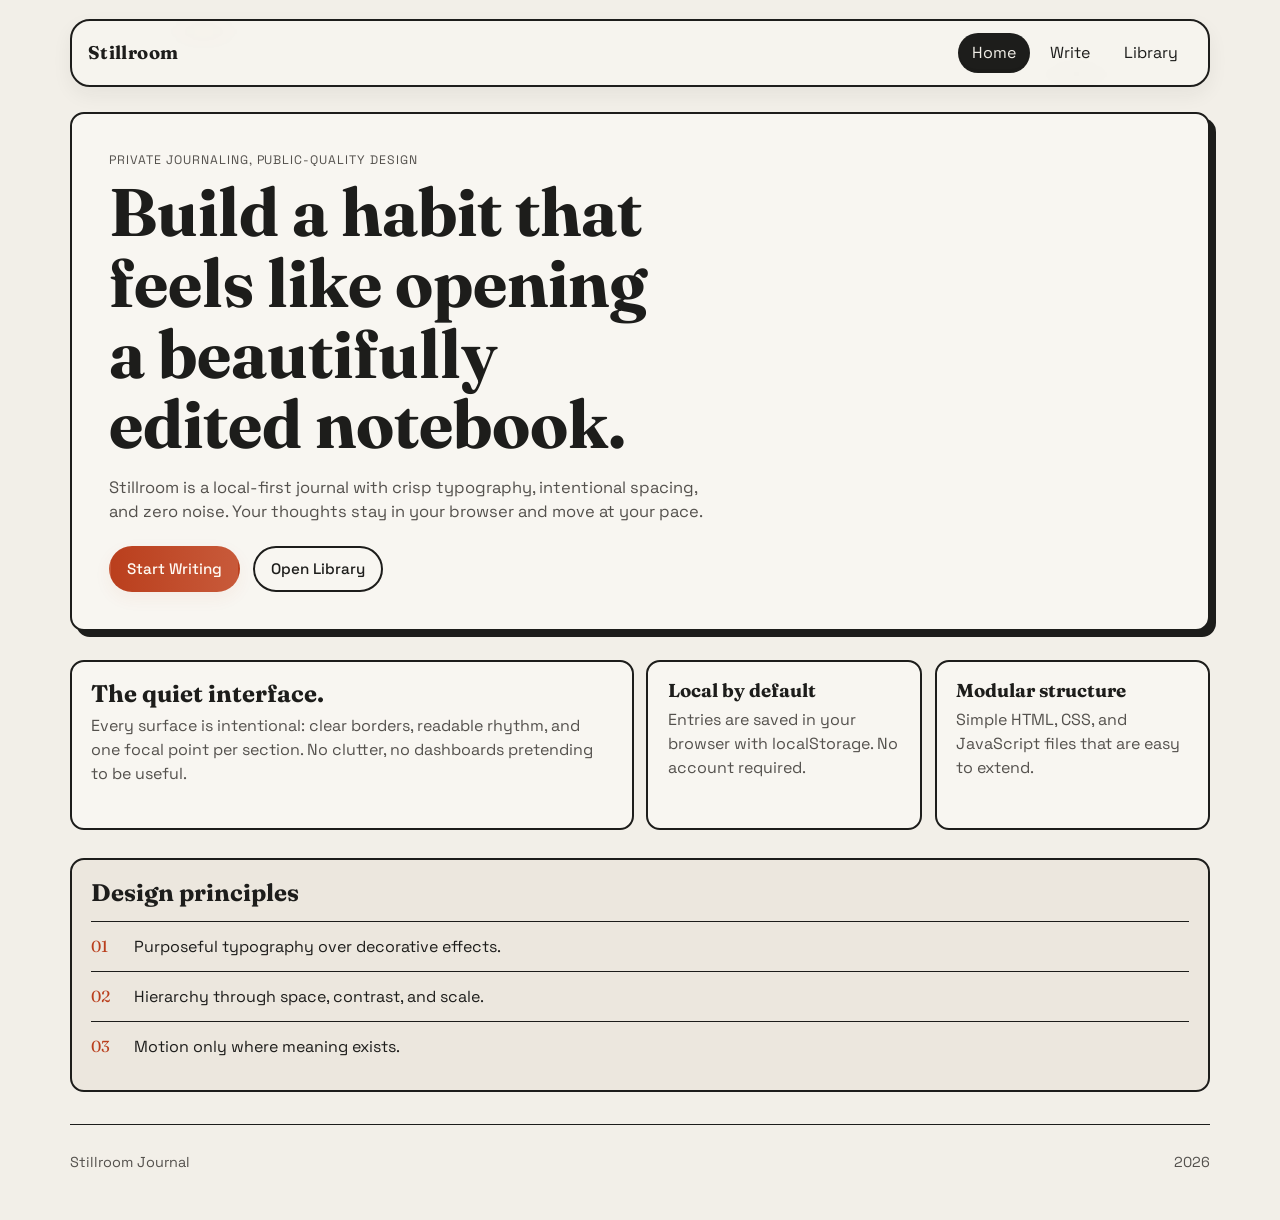
<file: index.html>
<!DOCTYPE html>
<html lang="en">
  <head>
    <meta charset="UTF-8" />
    <meta name="viewport" content="width=device-width, initial-scale=1.0" />
    <title>Stillroom Journal</title>
    <link rel="preconnect" href="https://fonts.googleapis.com" />
    <link rel="preconnect" href="https://fonts.gstatic.com" crossorigin />
    <link
      href="https://fonts.googleapis.com/css2?family=Fraunces:opsz,wght@9..144,300;9..144,500;9..144,700&family=Space+Grotesk:wght@300;400;500;700&display=swap"
      rel="stylesheet"
    />
    <link rel="stylesheet" href="assets/css/style.css" />
  </head>
  <body>
    <div class="page-shell">
      <header class="site-header">
        <a class="brand" href="index.html">Stillroom</a>
        <nav class="site-nav" aria-label="Primary">
          <a href="index.html" data-nav="home">Home</a>
          <a href="write.html" data-nav="write">Write</a>
          <a href="library.html" data-nav="library">Library</a>
        </nav>
      </header>

      <main>
        <section class="hero">
          <p class="eyebrow">Private journaling, public-quality design</p>
          <h1>Build a habit that feels like opening a beautifully edited notebook.</h1>
          <p class="hero-copy">
            Stillroom is a local-first journal with crisp typography, intentional spacing,
            and zero noise. Your thoughts stay in your browser and move at your pace.
          </p>
          <div class="hero-actions">
            <a class="btn btn-primary" href="write.html">Start Writing</a>
            <a class="btn btn-outline" href="library.html">Open Library</a>
          </div>
        </section>

        <section class="split-grid">
          <article class="panel panel-large">
            <h2>The quiet interface.</h2>
            <p>
              Every surface is intentional: clear borders, readable rhythm, and one focal
              point per section. No clutter, no dashboards pretending to be useful.
            </p>
          </article>
          <article class="panel">
            <h3>Local by default</h3>
            <p>Entries are saved in your browser with localStorage. No account required.</p>
          </article>
          <article class="panel">
            <h3>Modular structure</h3>
            <p>Simple HTML, CSS, and JavaScript files that are easy to extend.</p>
          </article>
        </section>

        <section class="manifesto">
          <h2>Design principles</h2>
          <div class="manifesto-list">
            <p><span>01</span>Purposeful typography over decorative effects.</p>
            <p><span>02</span>Hierarchy through space, contrast, and scale.</p>
            <p><span>03</span>Motion only where meaning exists.</p>
          </div>
        </section>
      </main>

      <footer class="site-footer">
        <p>Stillroom Journal</p>
        <p id="yearStamp"></p>
      </footer>
    </div>
    <script src="assets/js/base.js"></script>
  </body>
</html>
</file>
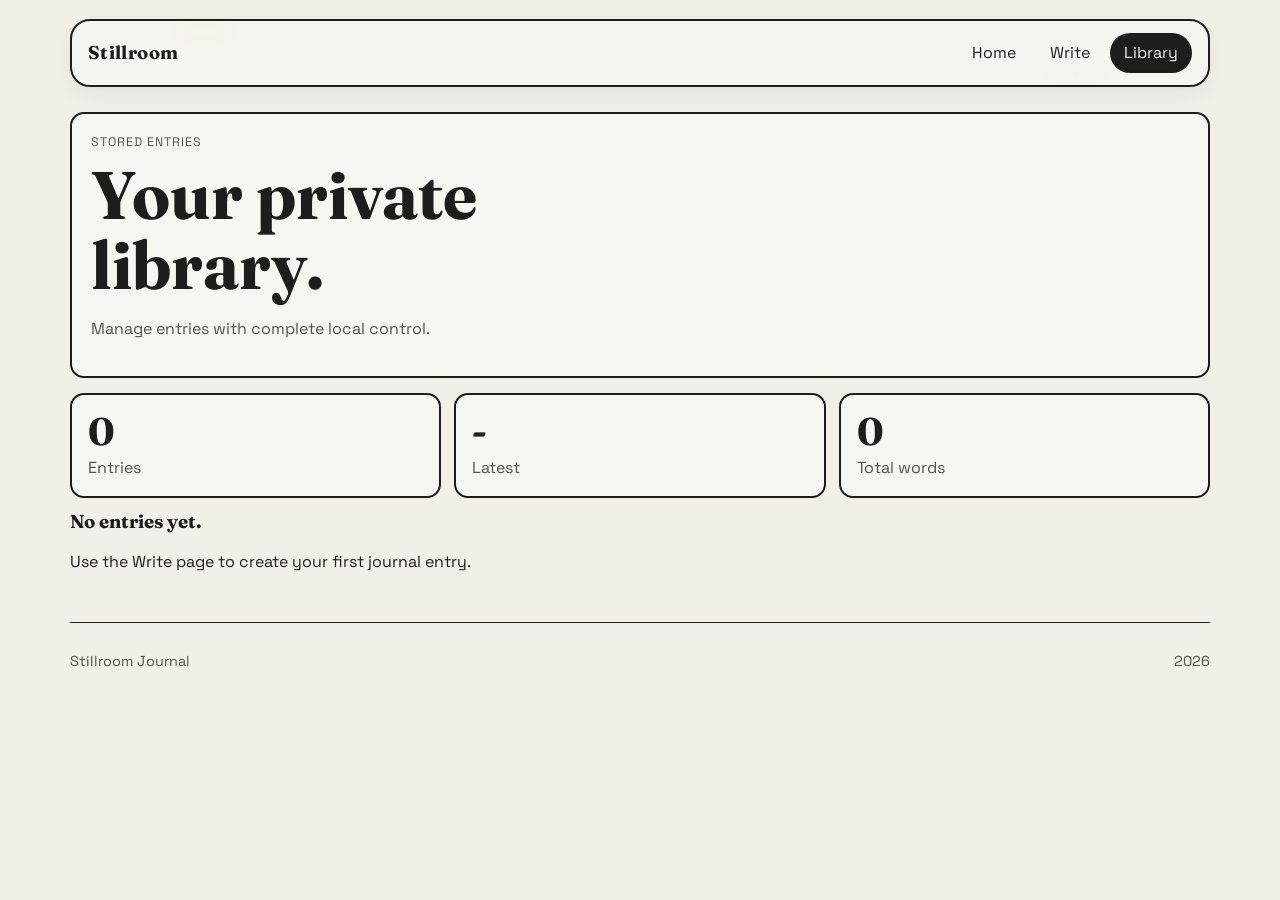
<file: library.html>
<!DOCTYPE html>
<html lang="en">
  <head>
    <meta charset="UTF-8" />
    <meta name="viewport" content="width=device-width, initial-scale=1.0" />
    <title>Your Library | Stillroom</title>
    <link rel="preconnect" href="https://fonts.googleapis.com" />
    <link rel="preconnect" href="https://fonts.gstatic.com" crossorigin />
    <link
      href="https://fonts.googleapis.com/css2?family=Fraunces:opsz,wght@9..144,300;9..144,500;9..144,700&family=Space+Grotesk:wght@300;400;500;700&display=swap"
      rel="stylesheet"
    />
    <link rel="stylesheet" href="assets/css/style.css" />
  </head>
  <body>
    <div class="page-shell">
      <header class="site-header">
        <a class="brand" href="index.html">Stillroom</a>
        <nav class="site-nav" aria-label="Primary">
          <a href="index.html" data-nav="home">Home</a>
          <a href="write.html" data-nav="write">Write</a>
          <a href="library.html" data-nav="library">Library</a>
        </nav>
      </header>

      <main class="library-layout">
        <section class="library-header">
          <p class="eyebrow">Stored entries</p>
          <h1>Your private library.</h1>
          <p>
            Manage entries with complete local control.
          </p>
        </section>

        <section class="stats" aria-label="Journal summary">
          <article>
            <h2 id="entryCount">0</h2>
            <p>Entries</p>
          </article>
          <article>
            <h2 id="latestDate">-</h2>
            <p>Latest</p>
          </article>
          <article>
            <h2 id="totalWords">0</h2>
            <p>Total words</p>
          </article>
        </section>

        <section id="entriesList" class="entries-list" aria-live="polite"></section>
      </main>

      <footer class="site-footer">
        <p>Stillroom Journal</p>
        <p id="yearStamp"></p>
      </footer>
    </div>
    <script src="assets/js/base.js"></script>
    <script src="assets/js/library.js"></script>
  </body>
</html>
</file>
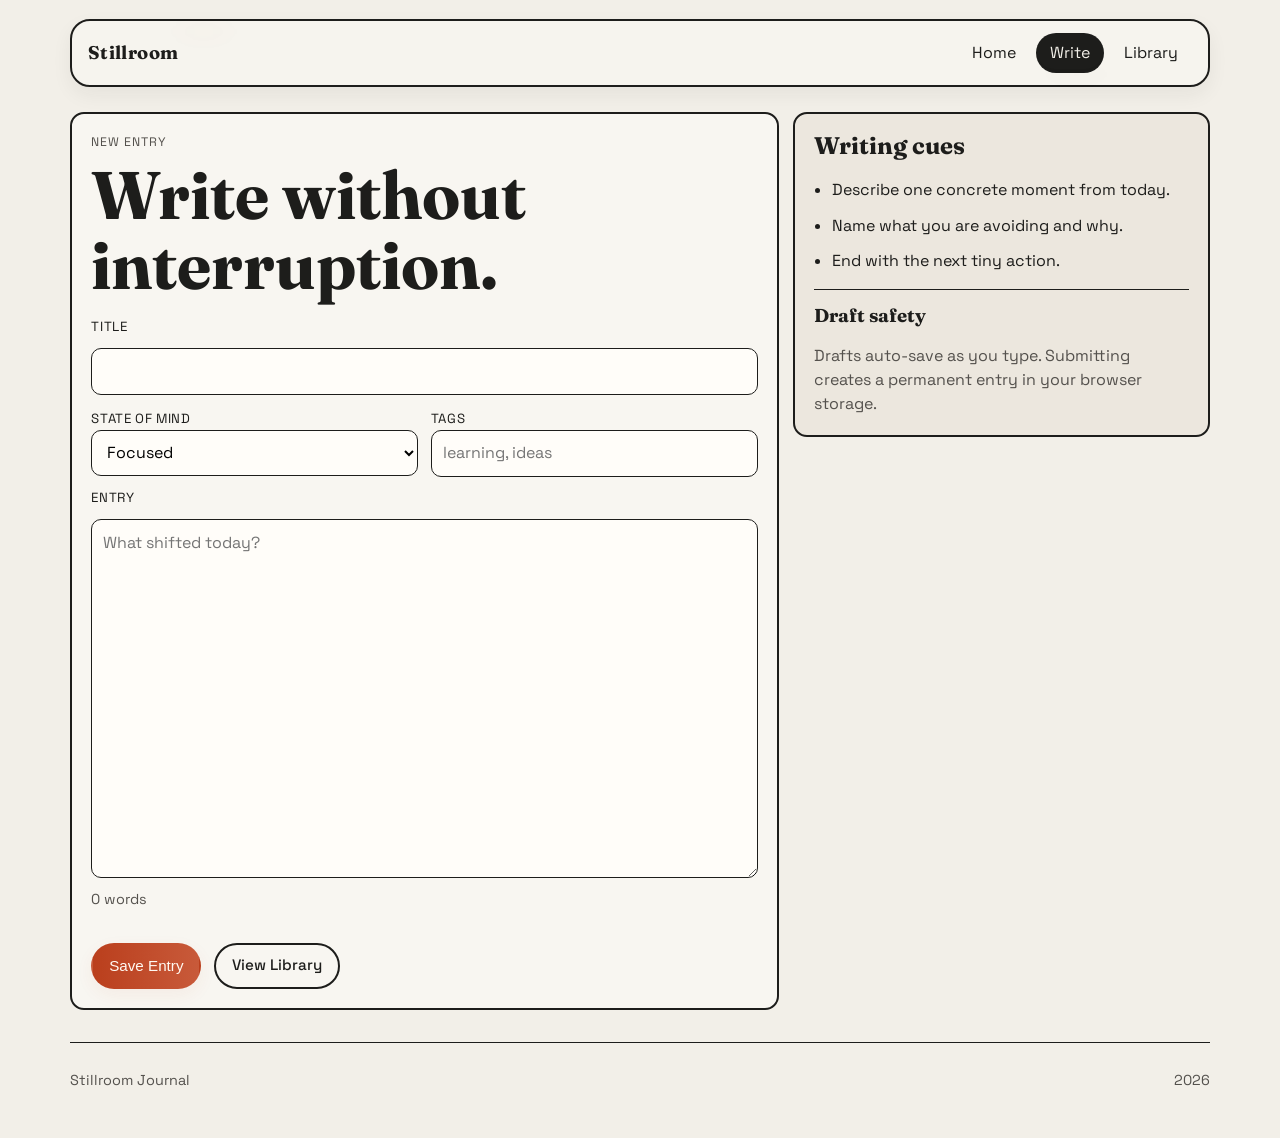
<file: write.html>
<!DOCTYPE html>
<html lang="en">
  <head>
    <meta charset="UTF-8" />
    <meta name="viewport" content="width=device-width, initial-scale=1.0" />
    <title>Write Entry | Stillroom</title>
    <link rel="preconnect" href="https://fonts.googleapis.com" />
    <link rel="preconnect" href="https://fonts.gstatic.com" crossorigin />
    <link
      href="https://fonts.googleapis.com/css2?family=Fraunces:opsz,wght@9..144,300;9..144,500;9..144,700&family=Space+Grotesk:wght@300;400;500;700&display=swap"
      rel="stylesheet"
    />
    <link rel="stylesheet" href="assets/css/style.css" />
  </head>
  <body>
    <div class="page-shell">
      <header class="site-header">
        <a class="brand" href="index.html">Stillroom</a>
        <nav class="site-nav" aria-label="Primary">
          <a href="index.html" data-nav="home">Home</a>
          <a href="write.html" data-nav="write">Write</a>
          <a href="library.html" data-nav="library">Library</a>
        </nav>
      </header>

      <main class="compose-layout">
        <section class="compose-panel">
          <p class="eyebrow">New entry</p>
          <h1>Write without interruption.</h1>
          <form id="journalForm" class="journal-form" novalidate>
            <label for="entryTitle">Title</label>
            <input id="entryTitle" name="title" type="text" maxlength="80" required />

            <div class="inline-fields">
              <div>
                <label for="entryMood">State of mind</label>
                <select id="entryMood" name="mood">
                  <option value="Focused">Focused</option>
                  <option value="Calm">Calm</option>
                  <option value="Messy">Messy</option>
                  <option value="Restless">Restless</option>
                  <option value="Hopeful">Hopeful</option>
                </select>
              </div>
              <div>
                <label for="entryTags">Tags</label>
                <input id="entryTags" name="tags" type="text" placeholder="learning, ideas" />
              </div>
            </div>

            <label for="entryBody">Entry</label>
            <textarea
              id="entryBody"
              name="body"
              rows="14"
              required
              placeholder="What shifted today?"
            ></textarea>

            <div class="form-meta">
              <p id="wordCount">0 words</p>
              <p id="saveMessage" aria-live="polite"></p>
            </div>

            <div class="hero-actions">
              <button class="btn btn-primary" type="submit">Save Entry</button>
              <a class="btn btn-outline" href="library.html">View Library</a>
            </div>
          </form>
        </section>

        <aside class="side-notes">
          <h2>Writing cues</h2>
          <ul>
            <li>Describe one concrete moment from today.</li>
            <li>Name what you are avoiding and why.</li>
            <li>End with the next tiny action.</li>
          </ul>
          <div class="note-block">
            <h3>Draft safety</h3>
            <p>
              Drafts auto-save as you type. Submitting creates a permanent entry in your
              browser storage.
            </p>
          </div>
        </aside>
      </main>

      <footer class="site-footer">
        <p>Stillroom Journal</p>
        <p id="yearStamp"></p>
      </footer>
    </div>
    <script src="assets/js/base.js"></script>
    <script src="assets/js/compose.js"></script>
  </body>
</html>
</file>
<file: assets/css/style.css>
:root {
  --paper: #f2efe8;
  --ink: #1d1d1b;
  --muted-ink: #54514d;
  --line: #1d1d1b;
  --card: #f8f6f1;
  --accent: #ba3f1d;
  --accent-soft: #e8d4c8;
  --max-width: 1140px;
  --radius: 14px;
  --shadow-hard: 6px 6px 0 #1d1d1b;
  --glass: rgba(255,255,255,0.6);
  --glass-border: rgba(29,29,27,0.07);
  --muted-shadow: rgba(29,29,27,0.06);
  --transition: 220ms cubic-bezier(.2,.9,.2,1);
  --bg-1: linear-gradient(120deg, rgba(234,220,210,0.18), transparent 40%);
  --bg-2: linear-gradient(220deg, rgba(186,63,29,0.03), transparent 35%);
  --bg-anim-duration: 18s;
}

* {
  box-sizing: border-box;
}

html,
body {
  margin: 0;
  padding: 0;
}

body {
  background-color: var(--paper);
  background-image: var(--paper-fiber), var(--bg-1), var(--bg-2), radial-gradient(circle at 10% 10%, rgba(186,63,29,0.02), transparent 6%), radial-gradient(circle at 90% 90%, rgba(29,29,27,0.01), transparent 8%);
  background-blend-mode: multiply, overlay, normal, normal, normal;
  color: var(--ink);
  font-family: "Space Grotesk", "Segoe UI", sans-serif;
  min-height: 100vh;
  line-height: 1.5;
  -webkit-font-smoothing: antialiased;
}

/* animated slow-shifting background to add subtle life */
@keyframes bgShift {
  0% { background-position: 0% 20%, 0% 80%, 0% 0%, 0% 0%, 0% 0%; }
  50% { background-position: 50% 40%, 50% 60%, 0% 0%, 0% 0%, 0% 0%; }
  100% { background-position: 100% 20%, 100% 80%, 0% 0%, 0% 0%, 0% 0%; }
}

body {
  animation: bgShift var(--bg-anim-duration) ease-in-out infinite;
}

@media (prefers-reduced-motion: reduce) {
  body { animation: none; }
}

.page-shell {
  width: min(100% - 2rem, var(--max-width));
  margin: 0 auto;
  padding: 1.2rem 0 2rem;
}

.site-header {
  display: flex;
  justify-content: space-between;
  align-items: center;
  padding: 0.72rem 1rem;
  border-radius: 20px;
  background: rgba(248,246,241,0.66); /* preserve card color but translucent */
  border: 2px solid var(--line); /* keep the original darker border */
  backdrop-filter: blur(6px) saturate(110%);
  -webkit-backdrop-filter: blur(6px) saturate(110%);
  box-shadow: 0 8px 20px var(--muted-shadow);
  position: sticky;
  top: 0.8rem;
  z-index: 10;
  isolation: isolate;
}

.site-header::before {
  content: "";
  position: absolute;
  inset: -6px;
  border-radius: inherit;
  background: radial-gradient(400px 120px at 12% 22%, rgba(186,63,29,0.02), transparent 10%),
              radial-gradient(300px 90px at 88% 78%, rgba(29,29,27,0.01), transparent 14%);
  filter: blur(8px);
  z-index: -1;
  pointer-events: none;
}

.brand {
  text-decoration: none;
  color: var(--ink);
  font-family: "Fraunces", Georgia, serif;
  font-weight: 700;
  font-size: 1.15rem;
  letter-spacing: 0.02em;
  display: inline-block;
}

.site-nav {
  display: flex;
  gap: 0.4rem;
}

.site-nav a {
  text-decoration: none;
  color: var(--ink);
  padding: 0.45rem 0.8rem;
  border-radius: 999px;
  border: 1px solid transparent;
  transition: transform var(--transition), background-color var(--transition), box-shadow var(--transition);
}

.site-nav a:hover,
.site-nav a:focus-visible {
  background: var(--accent-soft);
  border-color: var(--glass-border);
  transform: translateY(-2px);
  box-shadow: 0 6px 18px rgba(29,29,27,0.04);
}

.site-nav a.is-active {
  background: linear-gradient(90deg, var(--ink), rgba(29,29,27,0.9));
  color: var(--paper);
  box-shadow: inset 0 -3px 0 rgba(0,0,0,0.06);
}

.site-nav a.is-active {
  background: var(--ink);
  color: var(--paper);
}

main {
  margin-top: 1.6rem;
}

.hero {
  border: 2px solid var(--line);
  border-radius: var(--radius);
  background: var(--card);
  padding: clamp(1.2rem, 3vw, 2.3rem);
  box-shadow: var(--shadow-hard);
}

.eyebrow {
  text-transform: uppercase;
  letter-spacing: 0.08em;
  font-size: 0.77rem;
  margin: 0 0 0.5rem;
  color: var(--muted-ink);
}

h1,
h2,
h3 {
  margin-top: 0;
  font-family: "Fraunces", Georgia, serif;
  line-height: 1.05;
}

h1 {
  font-size: clamp(2rem, 7vw, 4.2rem);
  margin-bottom: 1rem;
  max-width: 12ch;
}

.hero-copy {
  max-width: 56ch;
  margin: 0;
  color: var(--muted-ink);
  font-size: 1.03rem;
}

.hero-actions {
  margin-top: 1.3rem;
  display: flex;
  gap: 0.8rem;
  flex-wrap: wrap;
}

.btn {
  border: 2px solid var(--line);
  border-radius: 999px;
  padding: 0.6rem 1rem;
  text-decoration: none;
  color: var(--ink);
  font-weight: 500;
  font-size: 0.95rem;
  background: transparent;
  cursor: pointer;
  transition: transform var(--transition), box-shadow var(--transition);
}

.btn:hover,
.btn:focus-visible {
  transform: translate(-2px, -2px);
  box-shadow: 3px 3px 0 var(--line);
}

.btn-primary {
  background: linear-gradient(90deg, var(--accent), #c85a3a);
  color: #fff9f2;
  border-color: transparent;
  box-shadow: 0 6px 18px rgba(186,63,29,0.06);
}

.btn-outline {
  background: var(--card);
}

.split-grid {
  margin-top: 1.8rem;
  display: grid;
  gap: 0.8rem;
  grid-template-columns: repeat(4, minmax(0, 1fr));
}

.panel {
  border: 2px solid var(--line);
  background: var(--card);
  border-radius: var(--radius);
  padding: 1.2rem;
  min-height: 170px;
}

.panel-large {
  grid-column: span 2;
}

.panel h2,
.panel h3 {
  margin-bottom: 0.5rem;
}

.panel p {
  margin: 0;
  color: var(--muted-ink);
}

.manifesto {
  margin-top: 1.8rem;
  border: 2px solid var(--line);
  border-radius: var(--radius);
  padding: 1.2rem;
  background: #ece7de;
}

.manifesto h2 {
  margin-bottom: 1rem;
}

.manifesto-list p {
  border-top: 1px solid var(--line);
  padding: 0.75rem 0;
  margin: 0;
  display: flex;
  gap: 0.7rem;
  align-items: baseline;
}

.manifesto-list span {
  font-family: "Fraunces", Georgia, serif;
  color: var(--accent);
  width: 2rem;
  flex-shrink: 0;
}

.compose-layout {
  display: grid;
  grid-template-columns: minmax(0, 1.7fr) minmax(0, 1fr);
  gap: 0.9rem;
}

.compose-panel,
.side-notes,
.stats article,
.entries-list article,
.library-header {
  border: 2px solid var(--line);
  border-radius: var(--radius);
  background: var(--card);
}

.compose-panel {
  padding: 1.2rem;
}

.journal-form {
  margin-top: 1rem;
  display: grid;
  gap: 0.7rem;
}

label {
  font-size: 0.83rem;
  letter-spacing: 0.05em;
  text-transform: uppercase;
}

input,
textarea,
select {
  width: 100%;
  border: 1.5px solid var(--line);
  border-radius: 10px;
  padding: 0.65rem 0.7rem;
  font: inherit;
  background: #fffdf9;
}

textarea {
  resize: vertical;
  min-height: 220px;
}

.inline-fields {
  display: grid;
  gap: 0.8rem;
  grid-template-columns: repeat(2, minmax(0, 1fr));
}

.form-meta {
  display: flex;
  justify-content: space-between;
  color: var(--muted-ink);
  font-size: 0.9rem;
}

.form-meta p {
  margin: 0;
}

.side-notes {
  padding: 1.2rem;
  align-self: start;
  background: #ece7de;
}

.side-notes ul {
  padding-left: 1.1rem;
  margin-top: 0;
}

.side-notes li {
  margin-bottom: 0.7rem;
}

.note-block {
  border-top: 1px solid var(--line);
  margin-top: 1rem;
  padding-top: 1rem;
}

.note-block p {
  color: var(--muted-ink);
  margin-bottom: 0;
}

.library-layout {
  display: grid;
  gap: 0.9rem;
}

.library-header {
  padding: 1.2rem;
}

.library-header p:last-child {
  max-width: 68ch;
  color: var(--muted-ink);
}

.stats {
  display: grid;
  grid-template-columns: repeat(3, minmax(0, 1fr));
  gap: 0.8rem;
}

.stats article {
  padding: 1rem;
}

.stats h2 {
  margin: 0;
  font-size: clamp(1.4rem, 3vw, 2.4rem);
}

.stats p {
  margin: 0.3rem 0 0;
  color: var(--muted-ink);
}

.entries-list {
  display: grid;
  gap: 0.8rem;
}

.entries-list article {
  padding: 1rem;
}

.entry-top {
  display: flex;
  justify-content: space-between;
  gap: 0.8rem;
  align-items: flex-start;
}

.entry-top h3 {
  margin: 0;
  font-size: 1.4rem;
}

.entry-top p {
  margin: 0.35rem 0 0;
  color: var(--muted-ink);
  font-size: 0.9rem;
}

.entry-meta {
  margin-top: 0.8rem;
  display: flex;
  gap: 0.5rem;
  flex-wrap: wrap;
}

.pill {
  border: 1px solid var(--line);
  border-radius: 999px;
  padding: 0.25rem 0.55rem;
  font-size: 0.82rem;
  background: #fffdf9;
}

.entry-body {
  margin-top: 0.8rem;
  color: #2e2c2a;
  white-space: pre-wrap;
}

.entry-actions {
  margin-top: 0.8rem;
  display: flex;
  gap: 0.5rem;
}

.ghost {
  border: 1px solid var(--line);
  background: transparent;
  border-radius: 999px;
  padding: 0.35rem 0.7rem;
  font: inherit;
  cursor: pointer;
}

.ghost:hover,
.ghost:focus-visible {
  background: var(--accent-soft);
}

.site-footer {
  margin-top: 2rem;
  border-top: 1px solid var(--line);
  padding-top: 0.8rem;
  display: flex;
  justify-content: space-between;
  color: var(--muted-ink);
  font-size: 0.9rem;
}

@media (max-width: 900px) {
  .split-grid {
    grid-template-columns: 1fr 1fr;
  }

  .compose-layout {
    grid-template-columns: 1fr;
  }

  .stats {
    grid-template-columns: 1fr;
  }

  .site-header {
    border-radius: var(--radius);
    align-items: flex-start;
    flex-direction: column;
    gap: 0.5rem;
  }
}

@media (max-width: 640px) {
  .split-grid {
    grid-template-columns: 1fr;
  }

  .entry-top {
    flex-direction: column;
  }

  .site-footer {
    flex-direction: column;
    gap: 0.2rem;
  }
}
</file>
